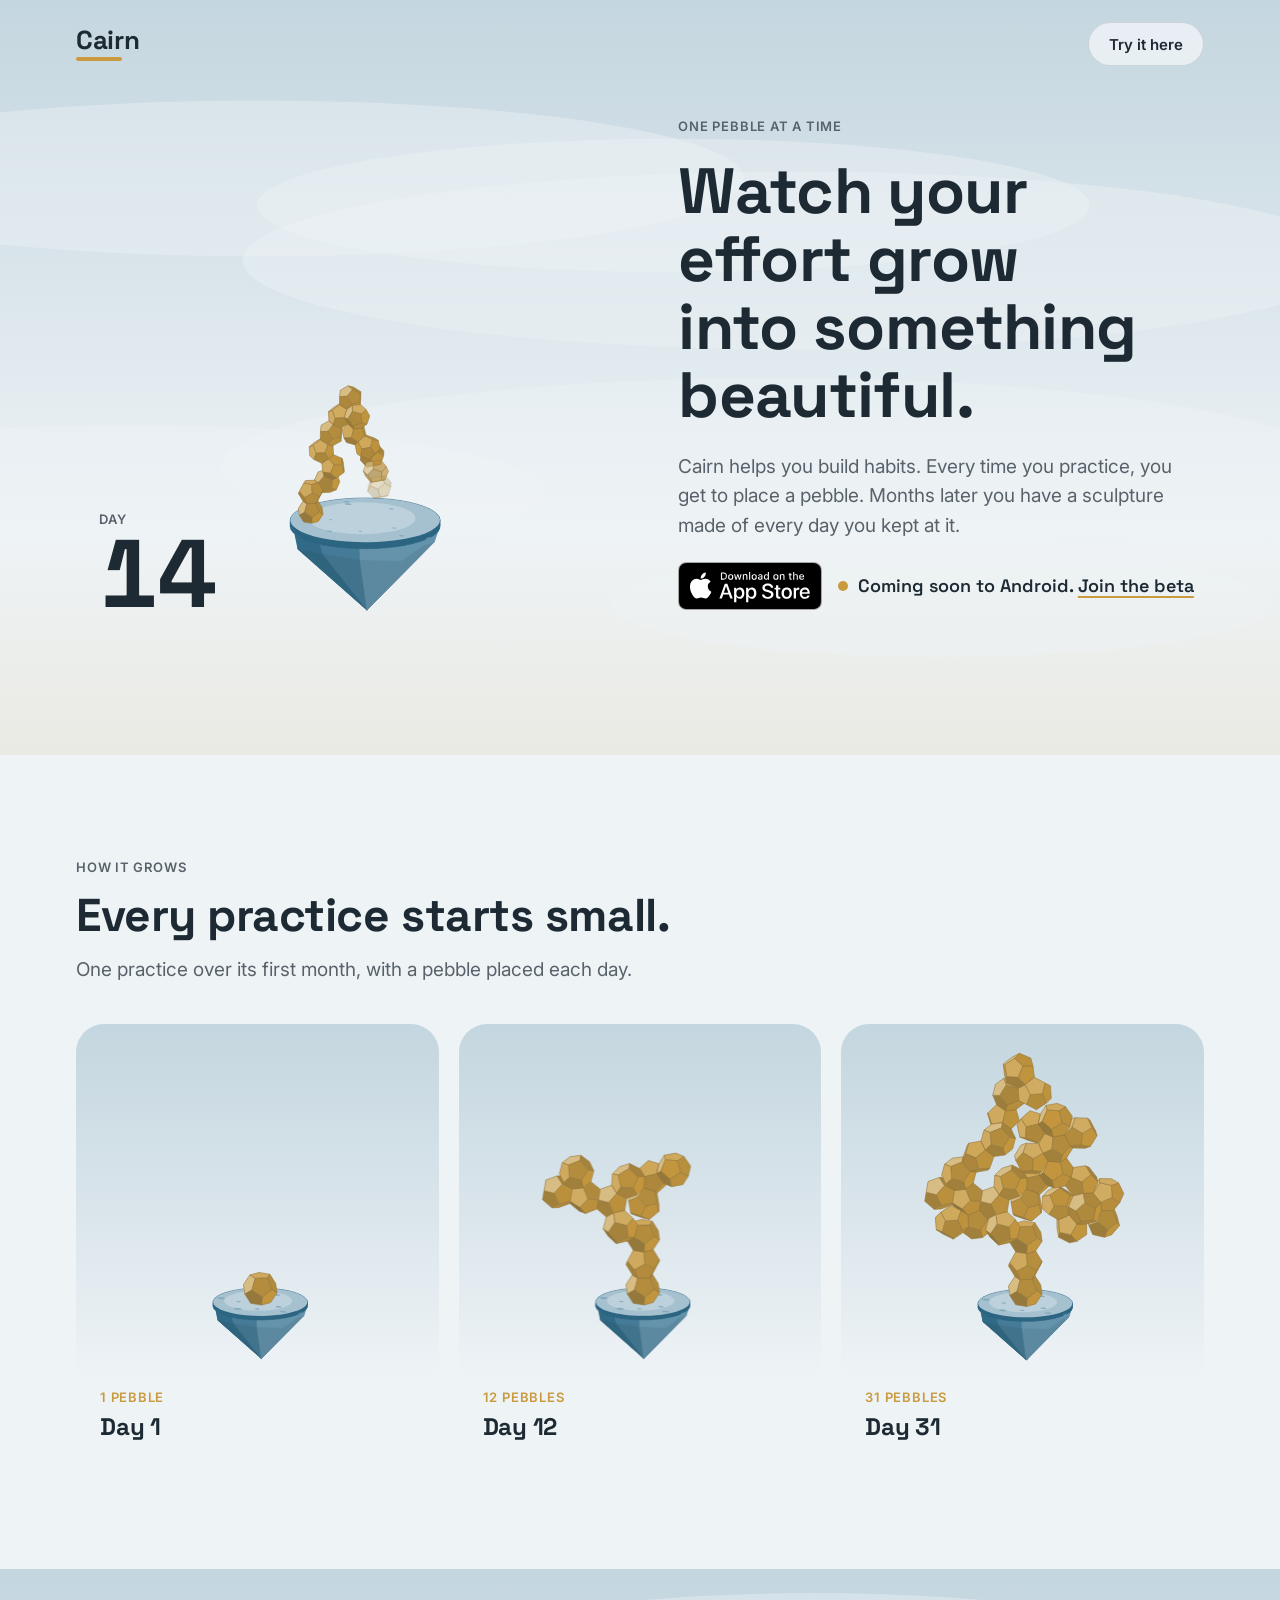
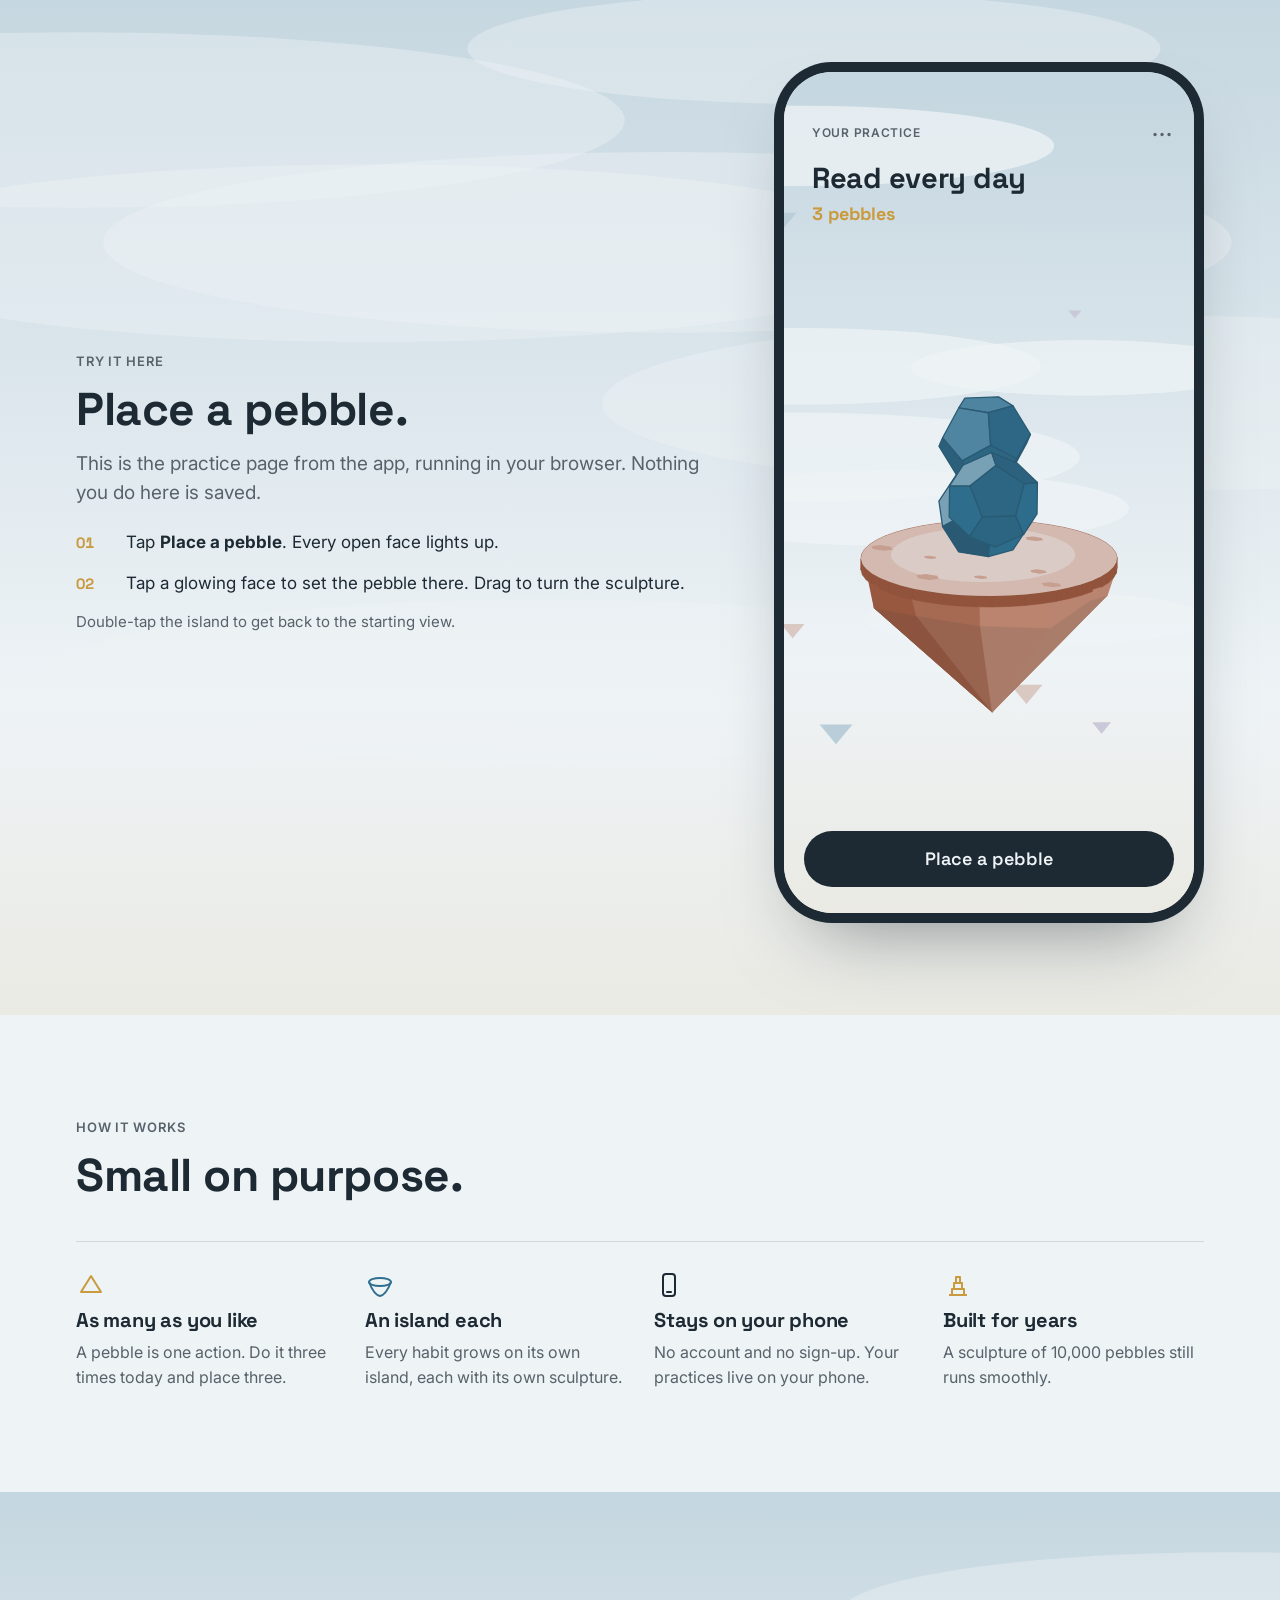
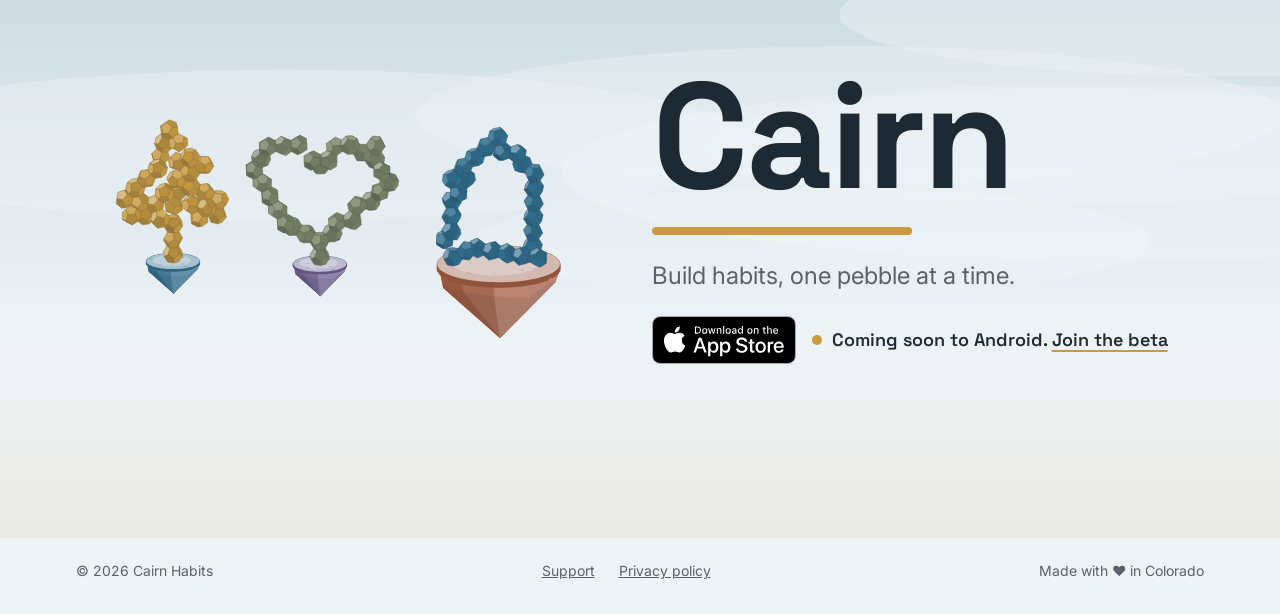
<file: index.html>
<!doctype html>
<html lang="en">
<head>
<meta charset="utf-8">
<meta name="viewport" content="width=device-width, initial-scale=1, viewport-fit=cover">
<title>Cairn</title>
<meta name="description" content="Cairn is a habit tracker for iPhone and Android. Every time you practice, you place a pebble, and over the months your habit becomes a sculpture.">
<meta property="og:title" content="Cairn">
<meta property="og:description" content="Build habits, one pebble at a time.">
<meta property="og:type" content="website">
<meta property="og:url" content="https://cairnhabits.com/">
<meta property="og:image" content="https://cairnhabits.com/assets/og.png">
<meta property="og:image:width" content="1200">
<meta property="og:image:height" content="630">
<meta property="og:image:alt" content="Three gold pebbles stacked on a small floating island, beside the words: Cairn. Build habits, one pebble at a time.">
<meta name="twitter:card" content="summary_large_image">
<meta name="theme-color" content="#EEF3F6">
<link rel="icon" href="assets/icon.svg" type="image/svg+xml">
<link rel="preconnect" href="https://fonts.googleapis.com">
<link rel="preconnect" href="https://fonts.gstatic.com" crossorigin>
<link rel="stylesheet" href="https://fonts.googleapis.com/css2?family=Inter:wght@400;500;600&family=Space+Grotesk:wght@500;600;700&display=swap">
<link rel="stylesheet" href="style.css">
<script src="cairn.js" defer></script>
</head>
<body>
<header class="top sky" id="top">
  <canvas class="air" data-sky="2" aria-hidden="true"></canvas>
  <div class="wrap">
    <a class="brand" href="#top" aria-label="Cairn"><b>Cairn</b><i></i></a>
    <a class="quiet" href="#try">Try it here</a>
  </div>
  <section class="hero" aria-labelledby="hero-title">
    <div class="wrap">
      <div class="stage" id="hero-stage">
        <canvas id="hero-canvas" aria-label="Brass pebbles stacked into a waving stick figure on a floating island"></canvas>
        <div class="day" aria-hidden="true"><span class="kicker">Day</span><strong id="hero-day"></strong></div>
      </div>
      <div class="words">
        <p class="kicker">One pebble at a time</p>
        <h1 id="hero-title">Watch your effort grow into something beautiful.</h1>
        <p class="lede">Cairn helps you build habits. Every time you practice, you get to place a pebble. Months later you have a sculpture made of every day you kept at it.</p>
        <!-- Until the Google Play listing is live, this row and the end card's say Android is coming and link to the beta sign-up form.
             Then swap the line for the Google Play badge from assets/ (class "badge badge-google"), linked to the listing. -->
        <div class="store-row">
          <a class="badge" href="https://apps.apple.com/app/cairn-habits/id6833215834" target="_blank" rel="noopener"><img src="assets/app-store-badge.svg" alt="Download on the App Store" width="144" height="48"></a><p class="soon"><span>Coming soon to Android. <a href="https://forms.gle/FamL78WG7Bdq1w7U6" target="_blank" rel="noopener">Join the beta</a></span></p>
        </div>
      </div>
    </div>
  </section>
</header>

<main>
  <section class="beats" aria-labelledby="beats-title">
    <div class="wrap">
      <div class="head">
        <p class="kicker">How it grows</p>
        <h2 id="beats-title">Every practice starts small.</h2>
        <p class="lede">One practice over its first month, with a pebble placed each day.</p>
      </div>
      <div class="beat-row">
        <article class="beat">
          <div class="stage"><canvas data-beat="1" aria-label="One pebble on an island"></canvas></div>
          <div class="cap"><p class="kicker">1 pebble</p><h3>Day 1</h3></div>
        </article>
        <article class="beat">
          <div class="stage"><canvas data-beat="12" aria-label="Twelve pebbles: a trunk starting to branch"></canvas></div>
          <div class="cap"><p class="kicker">12 pebbles</p><h3>Day 12</h3></div>
        </article>
        <article class="beat">
          <div class="stage"><canvas data-beat="all" aria-label="Pebbles grown into a tree"></canvas></div>
          <div class="cap"><p class="kicker">31 pebbles</p><h3>Day 31</h3></div>
        </article>
      </div>
    </div>
  </section>

  <section class="play sky" id="try" aria-labelledby="play-title">
    <canvas class="air" data-sky="9" aria-hidden="true"></canvas>
    <div class="wrap">
      <div class="words">
        <p class="kicker">Try it here</p>
        <h2 id="play-title">Place a pebble.</h2>
        <p class="lede">This is the practice page from the app, running in your browser. Nothing you do here is saved.</p>
        <ol class="steps">
          <li><b>01</b><span>Tap <strong>Place a pebble</strong>. Every open face lights up.</span></li>
          <li><b>02</b><span>Tap a glowing face to set the pebble there. Drag to turn the sculpture.</span></li>
        </ol>
        <p class="note">Double-tap the island to get back to the starting view.</p>
      </div>
      <div class="phone" id="phone">
        <canvas id="play-canvas" aria-label="Practice sculpture"></canvas>
        <div class="pp-head">
          <div class="pp-bar"><span class="kicker">Your practice</span><button class="pp-menu" id="pp-menu" aria-label="Practice options" aria-haspopup="true" aria-expanded="false">···</button></div>
          <p class="pp-name" id="pp-name">Read every day</p>
          <p class="pp-count" id="pp-count" aria-live="polite">3 pebbles</p>
        </div>
        <div class="pp-pop" id="pp-pop" hidden>
          <button id="pp-remove">Remove last pebble</button>
          <button id="pp-reset">Start this island over</button>
        </div>
        <div class="pp-foot" id="pp-foot"></div>
      </div>
    </div>
  </section>

  <section class="facts" aria-labelledby="facts-title">
    <div class="wrap">
      <div class="head"><p class="kicker">How it works</p><h2 id="facts-title">Small on purpose.</h2></div>
      <div class="fact-row">
        <div class="fact"><svg class="glyph" viewBox="0 0 30 30" aria-hidden="true"><path d="M5 22 L15 6 L25 22 Z" fill="none" stroke="#C99A3E" stroke-width="2" stroke-linejoin="round"/></svg><h3>As many as you like</h3><p>A pebble is one action. Do it three times today and place three.</p></div>
        <div class="fact"><svg class="glyph" viewBox="0 0 30 30" aria-hidden="true"><ellipse cx="15" cy="12" rx="11" ry="4" fill="none" stroke="#2F6F8F" stroke-width="2"/><path d="M4 12 Q9 25 15 26 Q21 25 26 12" fill="none" stroke="#2F6F8F" stroke-width="2"/></svg><h3>An island each</h3><p>Every habit grows on its own island, each with its own sculpture.</p></div>
        <div class="fact"><svg class="glyph" viewBox="0 0 30 30" aria-hidden="true"><rect x="9" y="4" width="12" height="22" rx="3" fill="none" stroke="#1D2A33" stroke-width="2"/><path d="M13 22 h4" stroke="#1D2A33" stroke-width="2" stroke-linecap="round"/></svg><h3>Stays on your phone</h3><p>No account and no sign-up. Your practices live on your phone.</p></div>
        <div class="fact"><svg class="glyph" viewBox="0 0 30 30" aria-hidden="true"><path d="M6 25 h18 M9 25 v-6 h12 v6 M11 19 v-6 h8 v6 M13 13 v-6 h4 v6" fill="none" stroke="#C99A3E" stroke-width="2" stroke-linejoin="round"/></svg><h3>Built for years</h3><p>A sculpture of 10,000 pebbles still runs smoothly.</p></div>
      </div>
    </div>
  </section>

  <section class="end sky" id="download" aria-labelledby="end-title">
    <canvas class="air" data-sky="14" aria-hidden="true"></canvas>
    <div class="wrap">
      <div class="stage"><canvas id="end-canvas" aria-label="Three islands: a brass tree, a dusk heart and a lake house"></canvas></div>
      <div class="words">
        <h2 class="big" id="end-title">Cairn</h2>
        <div class="mark"></div>
        <p class="sub">Build habits, one pebble at a time.</p>
        <div class="store-row">
          <a class="badge" href="https://apps.apple.com/app/cairn-habits/id6833215834" target="_blank" rel="noopener"><img src="assets/app-store-badge.svg" alt="Download on the App Store" width="144" height="48"></a><p class="soon"><span>Coming soon to Android. <a href="https://forms.gle/FamL78WG7Bdq1w7U6" target="_blank" rel="noopener">Join the beta</a></span></p>
        </div>
      </div>
    </div>
  </section>
</main>

<footer><div class="wrap"><span>© 2026 Cairn Habits</span><span class="links"><a href="support.html">Support</a><a href="privacy.html">Privacy policy</a></span><span>Made with ❤️ in Colorado</span></div></footer>
</body>
</html>
</file>
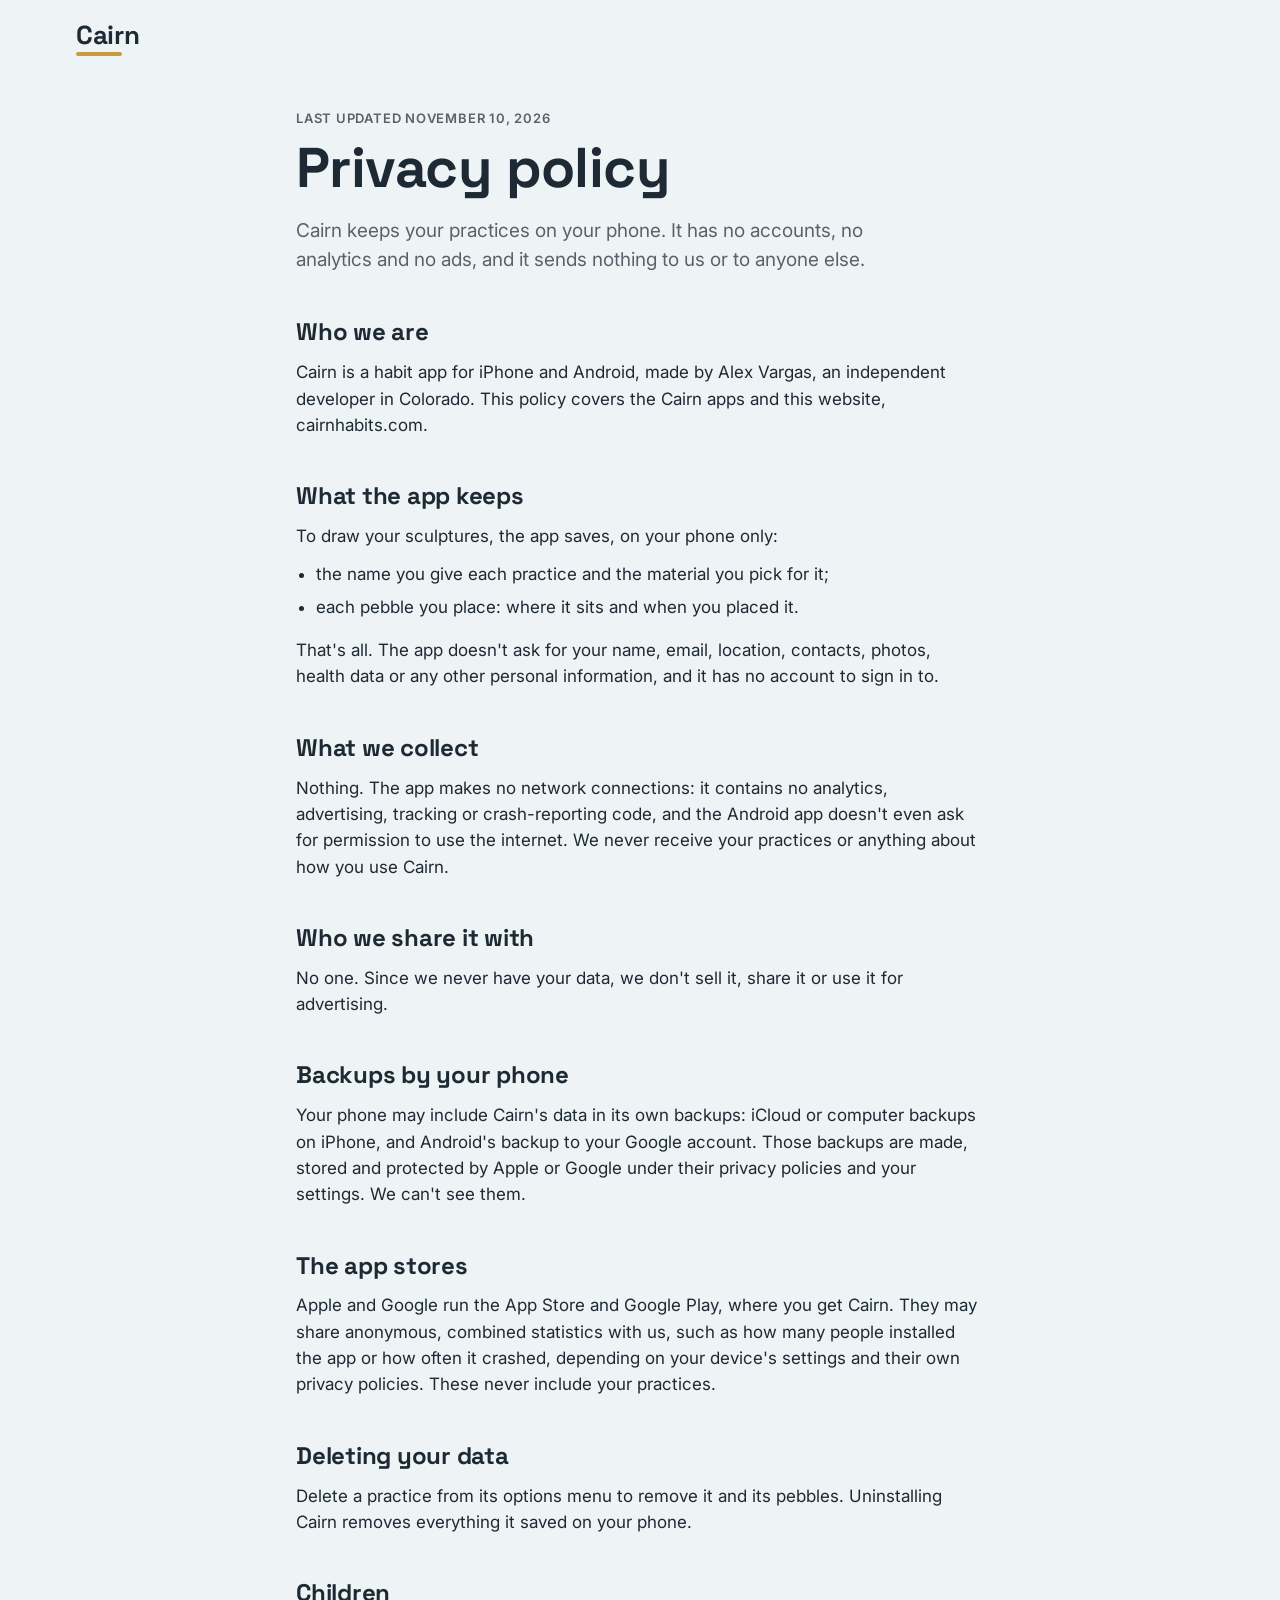
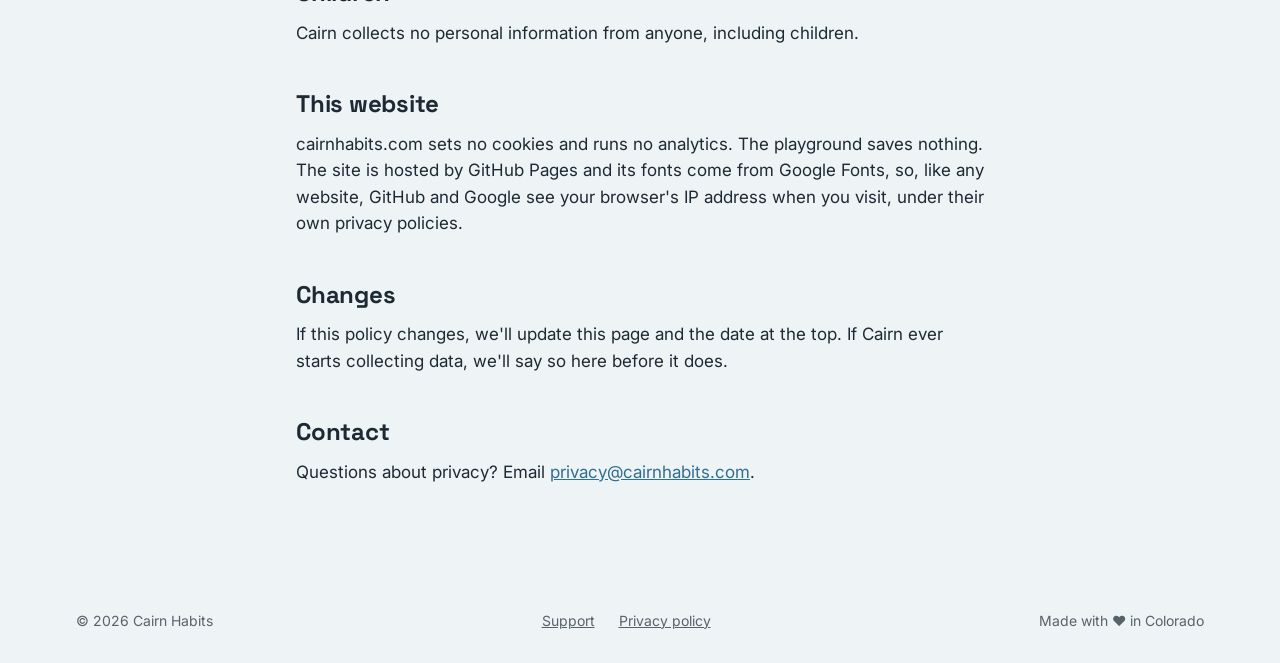
<file: privacy.html>
<!doctype html>
<html lang="en">
<head>
<meta charset="utf-8">
<meta name="viewport" content="width=device-width, initial-scale=1, viewport-fit=cover">
<title>Privacy policy · Cairn</title>
<meta name="description" content="Cairn keeps your practices on your phone. It has no accounts, no analytics and no ads, and sends nothing to anyone.">
<meta name="theme-color" content="#EEF3F6">
<link rel="icon" href="assets/icon.svg" type="image/svg+xml">
<link rel="preconnect" href="https://fonts.googleapis.com">
<link rel="preconnect" href="https://fonts.gstatic.com" crossorigin>
<link rel="stylesheet" href="https://fonts.googleapis.com/css2?family=Inter:wght@400;500;600&family=Space+Grotesk:wght@500;600;700&display=swap">
<link rel="stylesheet" href="style.css">
</head>
<body>
<header class="top">
  <div class="wrap">
    <a class="brand" href="./" aria-label="Cairn, home"><b>Cairn</b><i></i></a>
  </div>
</header>
<main class="policy">
  <div class="wrap">
    <p class="kicker">Last updated November 10, 2026</p>
    <h1>Privacy policy</h1>
    <p class="lede">Cairn keeps your practices on your phone. It has no accounts, no analytics and no ads, and it sends nothing to us or to anyone else.</p>

    <h2>Who we are</h2>
    <p>Cairn is a habit app for iPhone and Android, made by Alex Vargas, an independent developer in Colorado. This policy covers the Cairn apps and this website, cairnhabits.com.</p>

    <h2>What the app keeps</h2>
    <p>To draw your sculptures, the app saves, on your phone only:</p>
    <ul>
      <li>the name you give each practice and the material you pick for it;</li>
      <li>each pebble you place: where it sits and when you placed it.</li>
    </ul>
    <p>That's all. The app doesn't ask for your name, email, location, contacts, photos, health data or any other personal information, and it has no account to sign in to.</p>

    <h2>What we collect</h2>
    <p>Nothing. The app makes no network connections: it contains no analytics, advertising, tracking or crash-reporting code, and the Android app doesn't even ask for permission to use the internet. We never receive your practices or anything about how you use Cairn.</p>

    <h2>Who we share it with</h2>
    <p>No one. Since we never have your data, we don't sell it, share it or use it for advertising.</p>

    <h2>Backups by your phone</h2>
    <p>Your phone may include Cairn's data in its own backups: iCloud or computer backups on iPhone, and Android's backup to your Google account. Those backups are made, stored and protected by Apple or Google under their privacy policies and your settings. We can't see them.</p>

    <h2>The app stores</h2>
    <p>Apple and Google run the App Store and Google Play, where you get Cairn. They may share anonymous, combined statistics with us, such as how many people installed the app or how often it crashed, depending on your device's settings and their own privacy policies. These never include your practices.</p>

    <h2>Deleting your data</h2>
    <p>Delete a practice from its options menu to remove it and its pebbles. Uninstalling Cairn removes everything it saved on your phone.</p>

    <h2>Children</h2>
    <p>Cairn collects no personal information from anyone, including children.</p>

    <h2>This website</h2>
    <p>cairnhabits.com sets no cookies and runs no analytics. The playground saves nothing. The site is hosted by GitHub Pages and its fonts come from Google Fonts, so, like any website, GitHub and Google see your browser's IP address when you visit, under their own privacy policies.</p>

    <h2>Changes</h2>
    <p>If this policy changes, we'll update this page and the date at the top. If Cairn ever starts collecting data, we'll say so here before it does.</p>

    <h2>Contact</h2>
    <p>Questions about privacy? Email <a href="mailto:privacy@cairnhabits.com">privacy@cairnhabits.com</a>.</p>
  </div>
</main>
<footer><div class="wrap"><span>© 2026 Cairn Habits</span><span class="links"><a href="support.html">Support</a><a href="privacy.html">Privacy policy</a></span><span>Made with ❤️ in Colorado</span></div></footer>
</body>
</html>
</file>
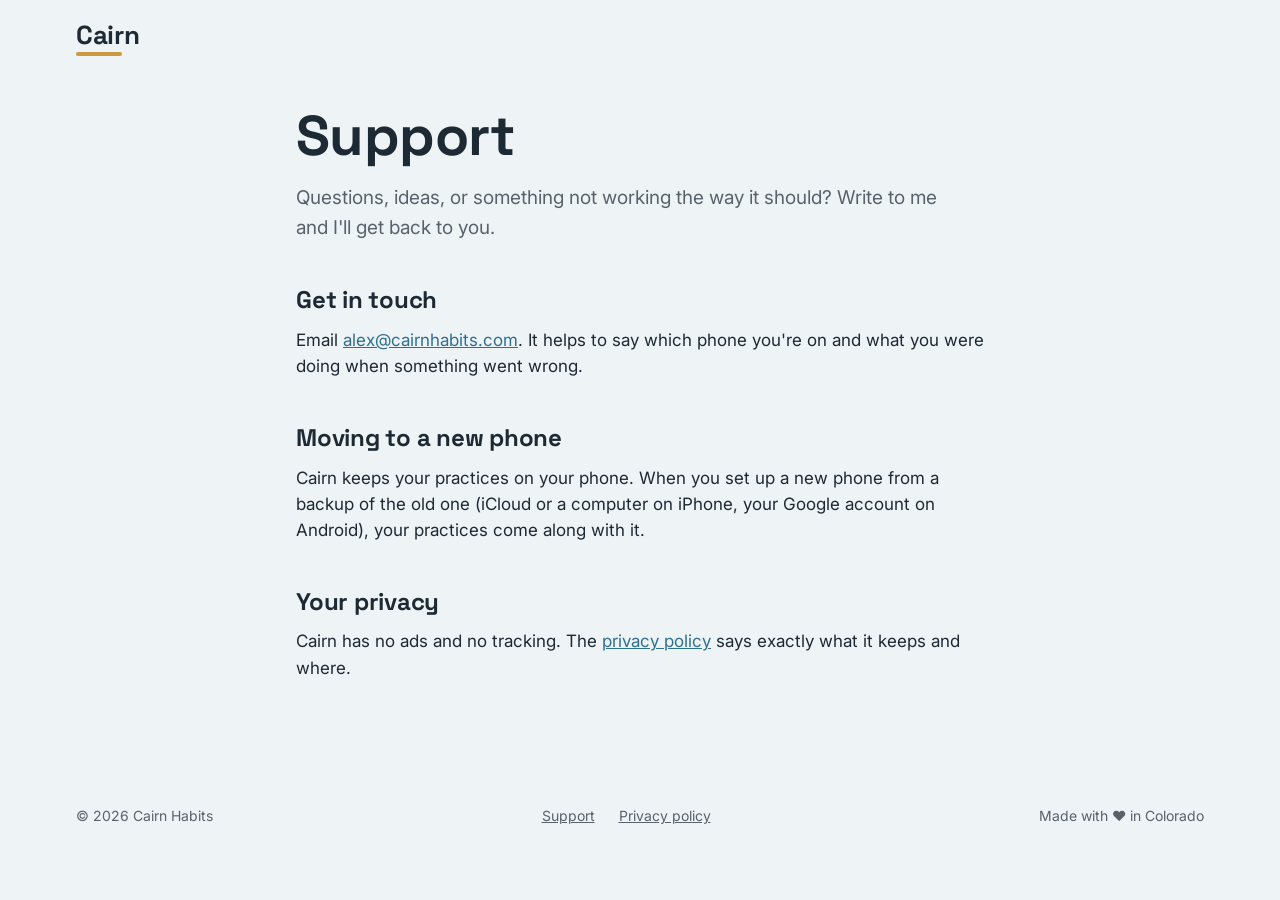
<file: support.html>
<!doctype html>
<html lang="en">
<head>
<meta charset="utf-8">
<meta name="viewport" content="width=device-width, initial-scale=1, viewport-fit=cover">
<title>Support · Cairn</title>
<meta name="description" content="Get help with Cairn, the habit app for iPhone and Android.">
<meta name="theme-color" content="#EEF3F6">
<link rel="icon" href="assets/icon.svg" type="image/svg+xml">
<link rel="preconnect" href="https://fonts.googleapis.com">
<link rel="preconnect" href="https://fonts.gstatic.com" crossorigin>
<link rel="stylesheet" href="https://fonts.googleapis.com/css2?family=Inter:wght@400;500;600&family=Space+Grotesk:wght@500;600;700&display=swap">
<link rel="stylesheet" href="style.css">
</head>
<body>
<header class="top">
  <div class="wrap">
    <a class="brand" href="./" aria-label="Cairn, home"><b>Cairn</b><i></i></a>
  </div>
</header>
<main class="policy">
  <div class="wrap">
    <h1>Support</h1>
    <p class="lede">Questions, ideas, or something not working the way it should? Write to me and I'll get back to you.</p>

    <h2>Get in touch</h2>
    <p>Email <a href="mailto:alex@cairnhabits.com">alex@cairnhabits.com</a>. It helps to say which phone you're on and what you were doing when something went wrong.</p>

    <h2>Moving to a new phone</h2>
    <p>Cairn keeps your practices on your phone. When you set up a new phone from a backup of the old one (iCloud or a computer on iPhone, your Google account on Android), your practices come along with it.</p>

    <h2>Your privacy</h2>
    <p>Cairn has no ads and no tracking. The <a href="privacy.html">privacy policy</a> says exactly what it keeps and where.</p>
  </div>
</main>
<footer><div class="wrap"><span>© 2026 Cairn Habits</span><span class="links"><a href="support.html">Support</a><a href="privacy.html">Privacy policy</a></span><span>Made with ❤️ in Colorado</span></div></footer>
</body>
</html>
</file>
<file: style.css>
/* Page reset: no margins, room for a phone's notch and home bar, and hidden means hidden. */
*, *::before, *::after { box-sizing: border-box; }
:root { padding-top: env(safe-area-inset-top, 0px); padding-bottom: env(safe-area-inset-bottom, 0px); }
body { margin: 0; }
img { max-width: 100%; }
[hidden] { display: none !important; }

/* Layout: the film's frames as page sections; island on one side, words on the other, mist everywhere.
   One deliberate light look, the app's own palette (Cairn/Design/Palette.swift). */
:root {
  --ground: #EEF3F6;
  --main: #2F6F8F;
  --second: #1D2A33;
  --accent: #C99A3E;
  --ink-soft: color-mix(in srgb, #1D2A33 72%, #EEF3F6);
  --line: color-mix(in srgb, #1D2A33 14%, transparent);
  --sky-top: color-mix(in srgb, #2F6F8F 22%, #EEF3F6);
  --sky-low: color-mix(in srgb, #C99A3E 10%, #EEF3F6);
  --display: "Space Grotesk", ui-sans-serif, system-ui, sans-serif;
  --sans: "Inter", ui-sans-serif, system-ui, -apple-system, sans-serif;
  --section: clamp(64px, 8vw, 104px);
  color-scheme: light;
}
html { background: var(--ground); }
body { background: var(--ground); color: var(--second); font-family: var(--sans); font-size: 17px; line-height: 1.55; -webkit-font-smoothing: antialiased; }
h1, h2, h3, p { margin: 0; }
h1, h2, h3 { font-family: var(--display); font-weight: 700; letter-spacing: -0.01em; text-wrap: balance; }
a { color: inherit; }
:focus-visible { outline: 2px solid var(--main); outline-offset: 3px; border-radius: 6px; }

.wrap { max-width: 1160px; margin: 0 auto; padding-left: max(16px, env(safe-area-inset-left, 0px)); padding-right: max(16px, env(safe-area-inset-right, 0px)); }
.kicker { font-size: 13px; font-weight: 600; letter-spacing: 0.06em; text-transform: uppercase; color: var(--ink-soft); }

/* Brand: the film's end card, the name over a brass mark. */
.brand { display: inline-flex; flex-direction: column; gap: 4px; text-decoration: none; }
.brand b { font-family: var(--display); font-weight: 700; font-size: 26px; line-height: 1; letter-spacing: -0.01em; }
.brand i { display: block; height: 4px; width: 46px; border-radius: 2px; background: var(--accent); }

/* Sky band: the film's gradient with clouds and far pebbles drawn on a canvas behind. */
.sky { position: relative; background: linear-gradient(var(--sky-top), var(--ground) 70%, var(--sky-low)); overflow: hidden; }
.sky > canvas.air { position: absolute; inset: 0; width: 100%; height: 100%; pointer-events: none; }
.sky > * { position: relative; }

header.top > .wrap { display: flex; align-items: center; justify-content: space-between; gap: 16px; padding-block: 22px 0; }
.quiet { font: 600 15px/1 var(--sans); color: var(--second); text-decoration: none; padding: 0 20px; min-height: 44px; display: inline-flex; align-items: center; border-radius: 999px; background: color-mix(in srgb, var(--ground) 85%, transparent); border: 1px solid var(--line); cursor: pointer; }
.quiet:hover { background: var(--ground); }

.hero .wrap { display: grid; grid-template-columns: minmax(0, 1.1fr) minmax(0, 1fr); align-items: center; gap: 24px; padding-block: 8px var(--section); }
.stage { position: relative; aspect-ratio: 1 / 1; max-width: 100%; }
.stage canvas { position: absolute; inset: 0; width: 100%; height: 100%; touch-action: pan-y; cursor: grab; }
.stage canvas:active { cursor: grabbing; }
.day { position: absolute; left: 4%; bottom: 6%; display: flex; flex-direction: column; gap: 2px; pointer-events: none; }
.day strong { font-family: var(--display); font-weight: 700; font-size: clamp(56px, 8vw, 96px); line-height: .9; letter-spacing: -0.02em; font-variant-numeric: tabular-nums; }
.words { display: flex; flex-direction: column; gap: 22px; position: relative; }
.words::before { content: ""; position: absolute; inset: -18% -20%; z-index: -1; background: radial-gradient(closest-side, color-mix(in srgb, var(--ground) 88%, transparent) 55%, transparent); }
.hero h1 { font-size: clamp(40px, 5.4vw, 64px); line-height: 1.06; }
.lede { font-size: 19px; color: var(--ink-soft); max-width: 34em; }

/* The official store badges, at equal visual height. Google's artwork carries its own padding (41 of 250 px top and bottom), trimmed here with negative margins. Google Play's waits in assets/ until its listing is live. */
.store-row { display: flex; flex-wrap: wrap; align-items: center; gap: 14px 16px; }
.soon { display: inline-flex; align-items: center; gap: 10px; font: 600 18px/1.3 var(--display); color: var(--second); }
.soon::before { content: ""; flex: none; width: 10px; height: 10px; border-radius: 50%; background: var(--accent); }
.soon a { text-decoration-thickness: 2px; text-underline-offset: 4px; text-decoration-color: var(--accent); }
.soon a:hover { text-decoration-color: currentColor; }
.badge { display: inline-flex; border-radius: 9px; }
.badge img { display: block; height: 48px; width: auto; max-width: none; flex: none; }
.badge-google img { height: 71.4px; margin: -11.7px -11.7px; }
.badge:hover img { opacity: .9; }

/* Beats: three days of one practice, in order. */
.beats, .facts { padding-block: var(--section); }
.head { display: flex; flex-direction: column; gap: 14px; max-width: 40em; }
.beats h2, .play h2, .facts h2 { font-size: clamp(32px, 4vw, 46px); line-height: 1.08; }
.beat-row { display: grid; grid-template-columns: repeat(3, minmax(0, 1fr)); gap: 20px; margin-top: 40px; }
.beat { border-radius: 28px; overflow: hidden; background: linear-gradient(var(--sky-top), var(--ground) 80%); display: flex; flex-direction: column; }
.beat .stage { aspect-ratio: 1 / 1; }
.beat .stage canvas { cursor: default; }
.beat .cap { padding: 0 24px 26px; display: flex; flex-direction: column; gap: 6px; }
.beat .cap .kicker { color: var(--accent); }
.beat h3 { font-size: 24px; line-height: 1.15; }
.beat p:last-child { color: var(--ink-soft); font-size: 16px; }

/* Playground: the practice page from the app, in a phone-sized pane. */
.play .wrap { display: grid; grid-template-columns: minmax(0, 1fr) minmax(0, 430px); gap: 56px; align-items: center; padding-block: var(--section); }
.play .words { gap: 14px; }
.steps { list-style: none; padding: 0; margin: 8px 0 0; display: grid; gap: 14px; }
.steps li { display: grid; grid-template-columns: 36px minmax(0, 1fr); gap: 14px; align-items: baseline; }
.steps b { font: 700 15px/1 var(--display); color: var(--accent); font-variant-numeric: tabular-nums; }
.note { font-size: 15px; color: var(--ink-soft); }

.phone { position: relative; width: 100%; max-width: 410px; justify-self: center; aspect-ratio: 390 / 800; border-radius: 48px; overflow: hidden; background: linear-gradient(var(--sky-top), var(--ground) 70%, var(--sky-low)); box-shadow: 0 0 0 10px var(--second), 0 40px 80px -30px color-mix(in srgb, var(--second) 55%, transparent); user-select: none; -webkit-user-select: none; }
.phone canvas { position: absolute; inset: 0; width: 100%; height: 100%; touch-action: pan-y; cursor: grab; }
.phone[data-placing] canvas { touch-action: none; cursor: pointer; }
.pp-head { position: absolute; left: 0; right: 0; top: 0; padding: 40px 22px 0 28px; display: flex; flex-direction: column; gap: 6px; pointer-events: none; }
.pp-head::before { content: ""; position: absolute; left: -160px; top: -40px; width: 600px; height: 250px; z-index: -1; background: radial-gradient(closest-side, color-mix(in srgb, var(--ground) 88%, transparent) 55%, transparent); }
.pp-bar { display: flex; align-items: center; justify-content: space-between; margin-right: -12px; }
.pp-bar .kicker { font-size: 12px; }
.pp-menu { pointer-events: auto; width: 44px; height: 44px; border: 0; background: none; color: var(--ink-soft); font: 700 20px/1 var(--sans); letter-spacing: 1px; cursor: pointer; border-radius: 22px; }
.pp-name { font-family: var(--display); font-weight: 700; font-size: 29px; line-height: 1.12; letter-spacing: -0.01em; }
.pp-count { font-family: var(--display); font-weight: 700; font-size: 18px; color: var(--accent); font-variant-numeric: tabular-nums; }
.pp-pop { position: absolute; right: 18px; top: 84px; z-index: 3; min-width: 220px; padding: 6px; border-radius: 16px; background: color-mix(in srgb, var(--ground) 96%, white); box-shadow: 0 16px 40px -12px color-mix(in srgb, var(--second) 45%, transparent), 0 0 0 1px var(--line); display: flex; flex-direction: column; }
.pp-pop button { text-align: left; border: 0; background: none; font: 500 15px/1 var(--sans); color: var(--second); padding: 12px 14px; border-radius: 10px; cursor: pointer; }
.pp-pop button:hover { background: color-mix(in srgb, var(--main) 8%, transparent); }
.pp-pop button:disabled { opacity: .4; cursor: default; background: none; }
.pp-foot { position: absolute; left: 0; right: 0; bottom: 0; padding: 0 20px 26px; display: flex; flex-direction: column; align-items: center; gap: 12px; pointer-events: none; }
.pp-foot > * { pointer-events: auto; }
.pp-hint { font: 500 15px/1.35 var(--sans); color: var(--ink-soft); text-align: center; pointer-events: none; }
.primary { width: 100%; min-height: 56px; border: 0; border-radius: 999px; background: var(--second); color: var(--ground); font: 600 18px/1 var(--display); cursor: pointer; transition: transform .15s, opacity .15s; }
.primary:active { transform: scale(.98); opacity: .85; }

/* Facts: what v1 is and isn't. */
.fact-row { display: grid; grid-template-columns: repeat(4, minmax(0, 1fr)); gap: 28px; margin-top: 40px; border-top: 1px solid var(--line); padding-top: 28px; }
.fact { display: flex; flex-direction: column; gap: 8px; min-width: 0; }
.fact h3 { font-size: 20px; line-height: 1.2; }
.fact p { color: var(--ink-soft); font-size: 16px; }
.fact .glyph { width: 30px; height: 30px; }

.end .wrap { display: grid; grid-template-columns: minmax(0, 1fr) minmax(0, 1fr); gap: 24px; align-items: center; padding-block: var(--section); }
.end .stage { aspect-ratio: 5 / 4; }
.end .big { font-family: var(--display); font-weight: 700; font-size: clamp(80px, 12vw, 150px); line-height: .92; letter-spacing: -0.02em; }
.end .mark { height: 8px; width: min(260px, 60%); border-radius: 4px; background: var(--accent); }
.end .sub { font-size: 24px; color: var(--ink-soft); }
footer .wrap { display: flex; flex-wrap: wrap; justify-content: space-between; gap: 8px 24px; padding-block: 22px 32px; font-size: 14px; color: var(--ink-soft); }
footer a { min-height: 44px; display: inline-flex; align-items: center; margin-block: -14px; }
footer .links { display: inline-flex; flex-wrap: wrap; gap: 0 24px; }

/* The privacy policy: one readable column of the page's own type. */
.policy .wrap { max-width: 720px; padding-block: 40px var(--section); }
.policy h1 { font-size: clamp(40px, 6vw, 56px); line-height: 1.06; margin-top: 10px; }
.policy .lede { margin-top: 18px; }
.policy h2 { font-size: 24px; line-height: 1.2; margin-top: 44px; }
.policy p, .policy ul { margin-top: 12px; }
.policy ul { padding-left: 1.2em; }
.policy li + li { margin-top: 6px; }
.policy a { color: var(--main); }

@media (max-width: 900px) {
  .hero .wrap, .play .wrap, .end .wrap { grid-template-columns: minmax(0, 1fr); }
  .hero .words { order: -1; padding-top: 28px; }
  .hero .stage { max-width: 560px; width: 100%; justify-self: center; }
  .beat-row { grid-template-columns: minmax(0, 1fr); }
  .fact-row { grid-template-columns: repeat(2, minmax(0, 1fr)); }
  .play .wrap { gap: 48px; }
  .end .words { order: -1; }
}
@media (max-width: 520px) {
  .fact-row { grid-template-columns: minmax(0, 1fr); }
  .phone { border-radius: 40px; box-shadow: 0 0 0 7px var(--second), 0 30px 60px -30px color-mix(in srgb, var(--second) 55%, transparent); }
  .pp-head { padding: 32px 18px 0 22px; }
}
@media (prefers-reduced-motion: no-preference) { html { scroll-behavior: smooth; } }
@media (prefers-reduced-motion: reduce) { .primary { transition: none; } }
</file>
